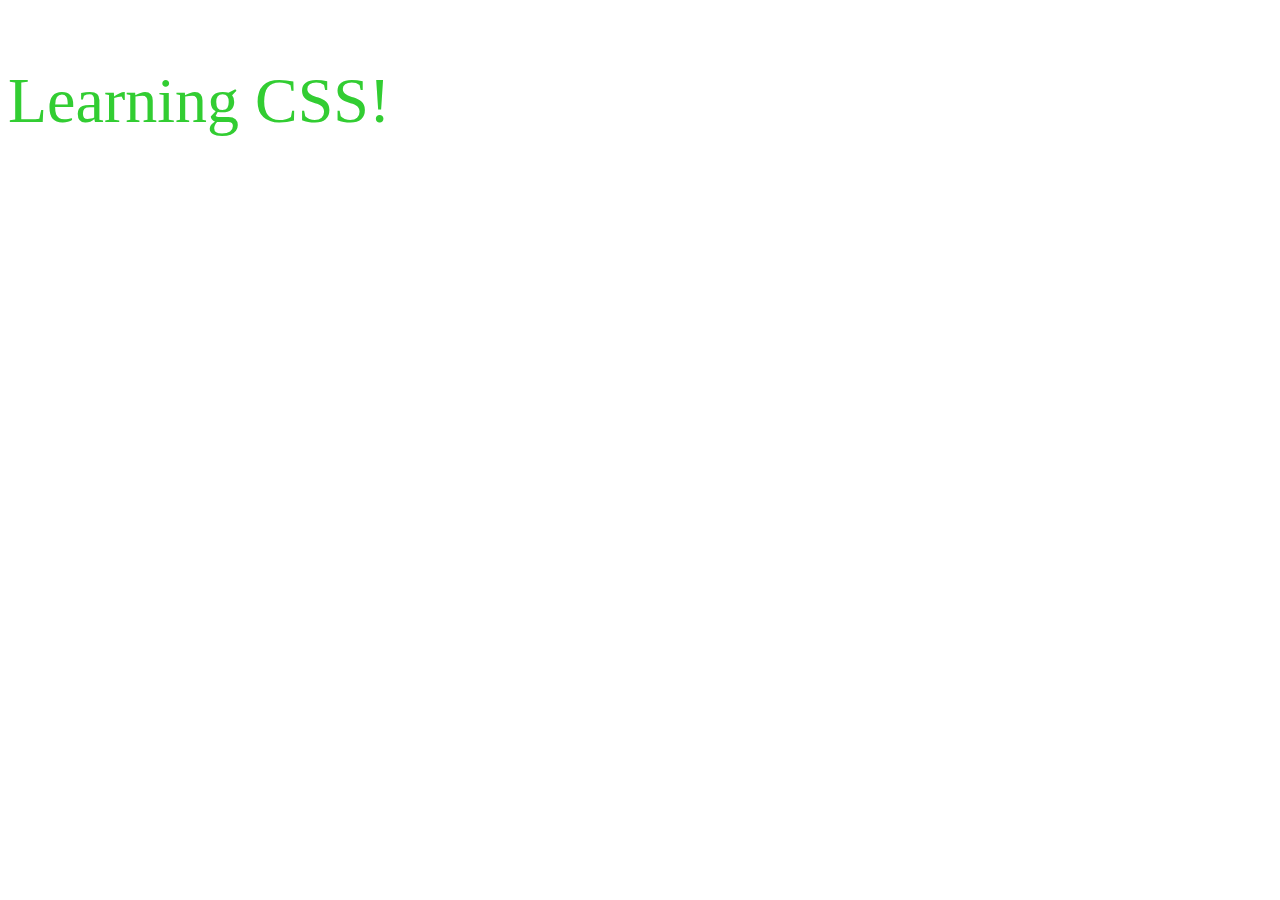
<file: 1/index.html>
<!DOCTYPE html>
<html lang="en">
<head>
    <meta charset="UTF-8">
    <meta name="viewport" content="width=device-width, initial-scale=1.0">
    <title>Document</title>
    <link rel="stylesheet" href="css/style.css">
    <style>
        p {
            color: limegreen;
        }
    </style>
</head>
<body>
    <p>Learning CSS!</p>
</body>
</html>
</file>
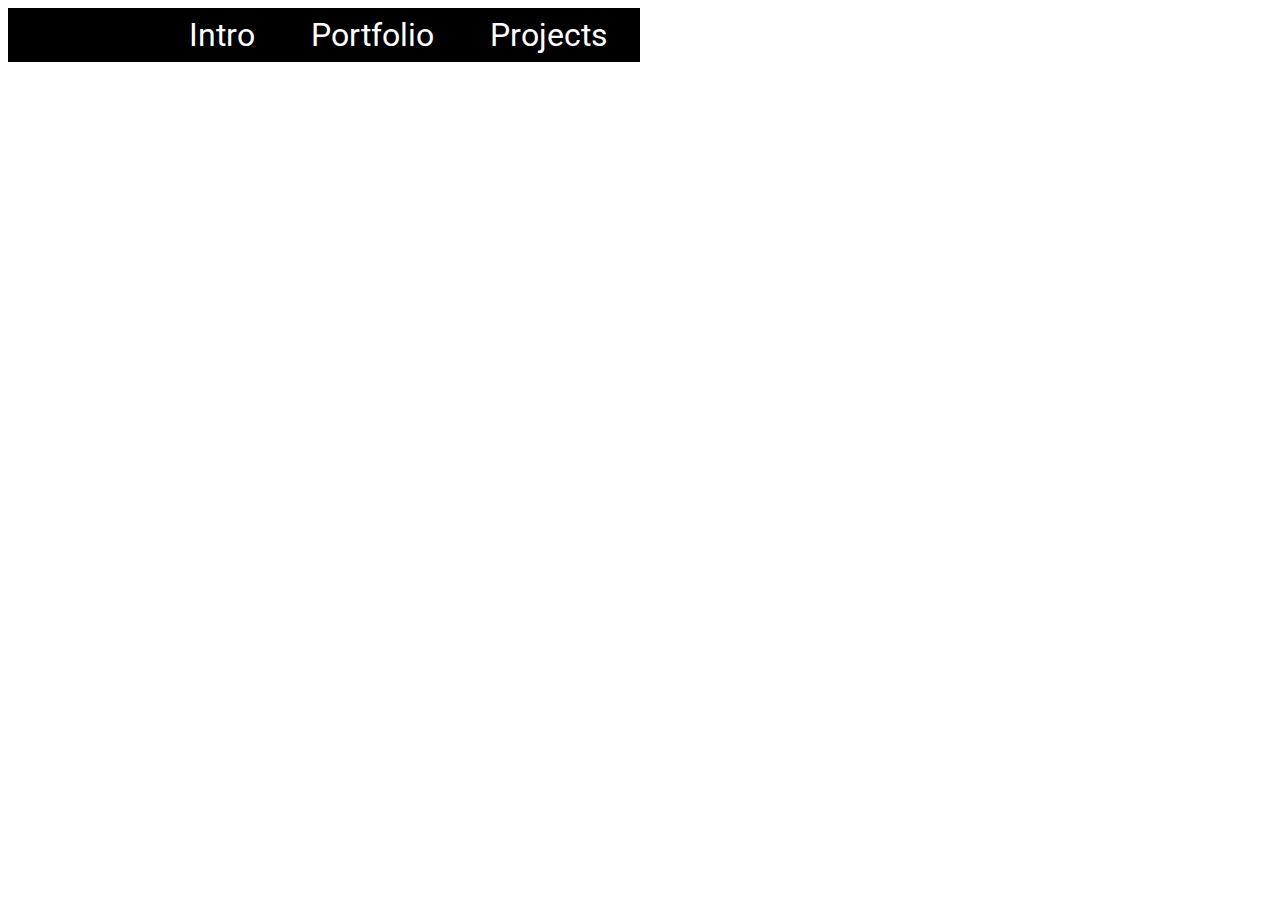
<file: 10/index.html>
<!DOCTYPE html>
<html lang="en">

<head>
    <meta charset="UTF-8">
    <meta http-equiv="X-UA-Compatible" content="IE=edge">
    <meta name="viewport" content="width=device-width, initial-scale=1.0">
    <title>CSS Display</title>
    <link rel="stylesheet" href="css/style.css">
</head>

<body>
    <main>
        <!-- <p>This is a paragraph.</p>
        <p>This is <span class="opposite">another</span> paragraph.</p> -->

        <nav>
            <ul>
                <li><a href="#">Intro</a></li>
                <li><a href="#">Portfolio</a></li>
                <li><a href="#">Projects</a></li>
            </ul>
        </nav>
        
    </main>
</body>

</html>
</file>
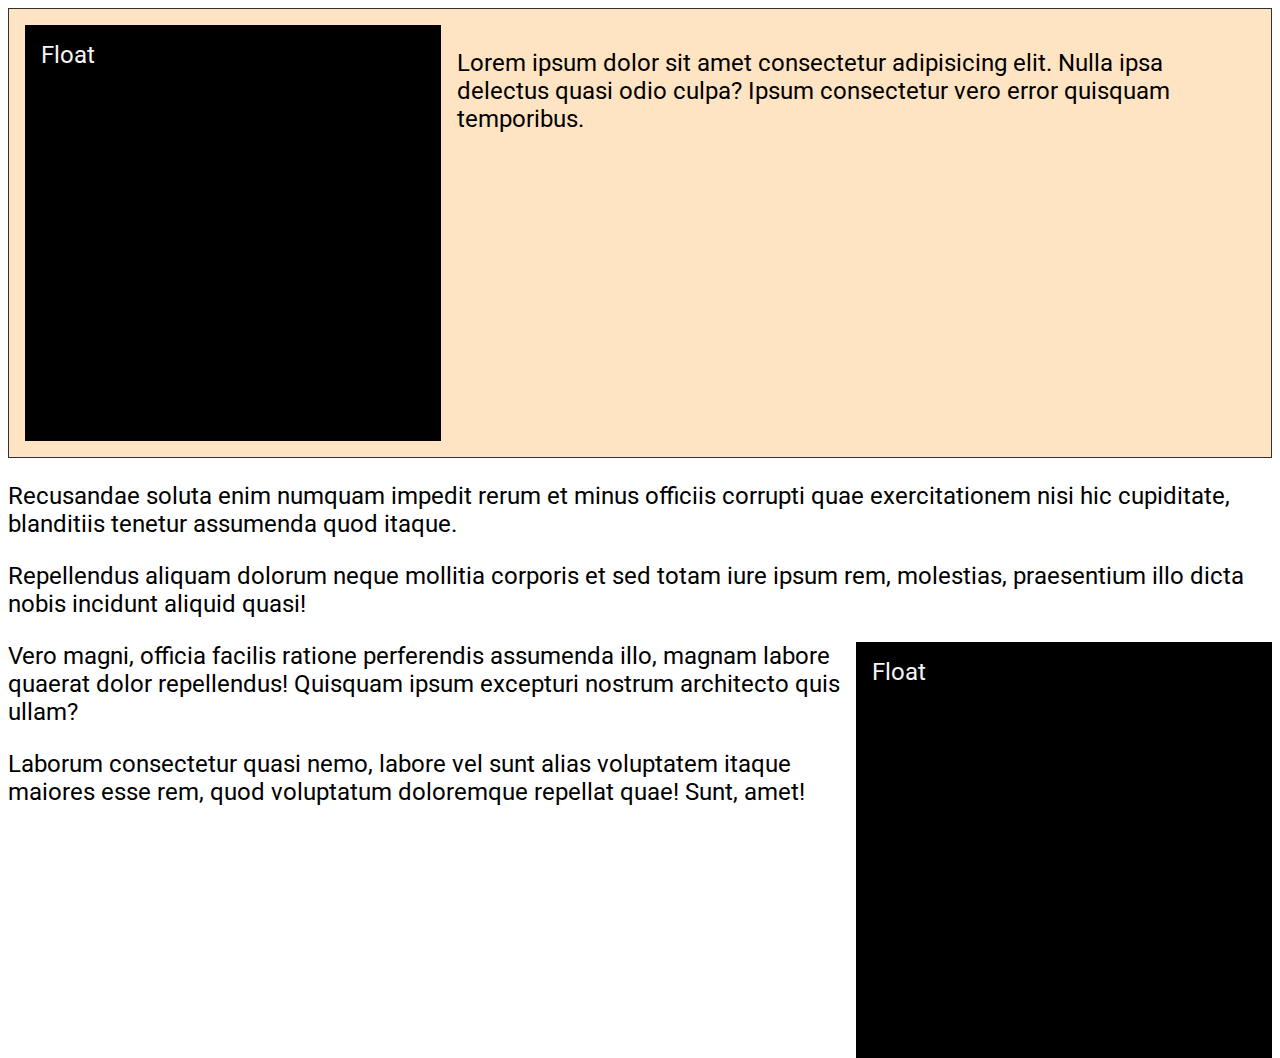
<file: 11/index.html>
<!DOCTYPE html>
<html lang="en">

<head>
    <meta charset="UTF-8">
    <meta http-equiv="X-UA-Compatible" content="IE=edge">
    <meta name="viewport" content="width=device-width, initial-scale=1.0">
    <title>CSS Floats</title>
    <link rel="stylesheet" href="css/style.css">
</head>

<body>
    <section>
        <div class="block left">Float</div>
        <p>Lorem ipsum dolor sit amet consectetur adipisicing elit. Nulla ipsa delectus quasi odio culpa? Ipsum consectetur vero error quisquam temporibus.</p>
    </section>
    <!-- <div class="clear"></div> -->
    <p>Recusandae soluta enim numquam impedit rerum et minus officiis corrupti quae exercitationem nisi hic cupiditate, blanditiis tenetur assumenda quod itaque.</p>
    <p>Repellendus aliquam dolorum neque mollitia corporis et sed totam iure ipsum rem, molestias, praesentium illo dicta nobis incidunt aliquid quasi!</p>
    <div class="block right">Float</div>
    <p>Vero magni, officia facilis ratione perferendis assumenda illo, magnam labore quaerat dolor repellendus! Quisquam ipsum excepturi nostrum architecto quis ullam?</p>
    <p>Laborum consectetur quasi nemo, labore vel sunt alias voluptatem itaque maiores esse rem, quod voluptatum doloremque repellat quae! Sunt, amet!</p>

</body>

</html>
</file>
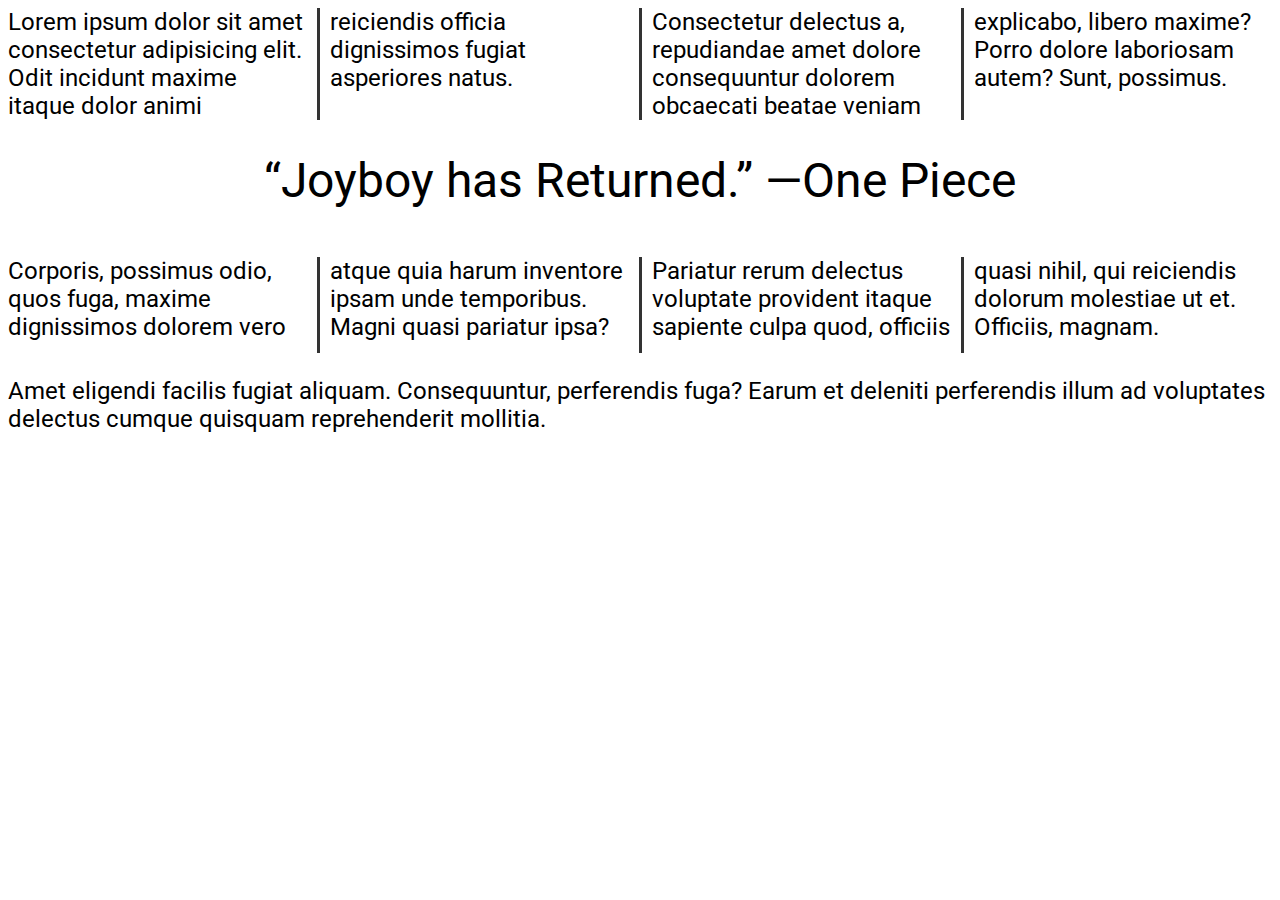
<file: 12/index.html>
<!DOCTYPE html>
<html lang="en">

<head>
    <meta charset="UTF-8">
    <meta http-equiv="X-UA-Compatible" content="IE=edge">
    <meta name="viewport" content="width=device-width, initial-scale=1.0">
    <title>CSS Columns</title>
    <link rel="stylesheet" href="css/style.css">
</head>

<body>
    <section class="columns">
        <p>Lorem ipsum dolor sit amet consectetur adipisicing elit. Odit incidunt maxime itaque dolor animi reiciendis officia dignissimos fugiat asperiores natus.</p>
        <p>Consectetur delectus a, repudiandae amet dolore consequuntur dolorem obcaecati beatae veniam explicabo, libero maxime? Porro dolore laboriosam autem? Sunt, possimus.</p>
        <!-- <h2>Next Topic</h2> -->
        <p class="quote">&#8220;Joyboy has Returned.&#8221 <span class="norap">&#8212One Piece</span></p>
        <p>Corporis, possimus odio, quos fuga, maxime dignissimos dolorem vero atque quia harum inventore ipsam unde temporibus. Magni quasi pariatur ipsa?</p>
        <p>Pariatur rerum delectus voluptate provident itaque sapiente culpa quod, officiis quasi nihil, qui reiciendis dolorum molestiae ut et. Officiis, magnam.</p>
    </section>
    <p>Amet eligendi facilis fugiat aliquam. Consequuntur, perferendis fuga? Earum et deleniti perferendis illum ad voluptates delectus cumque quisquam reprehenderit mollitia.</p>
</body>

</html>
</file>
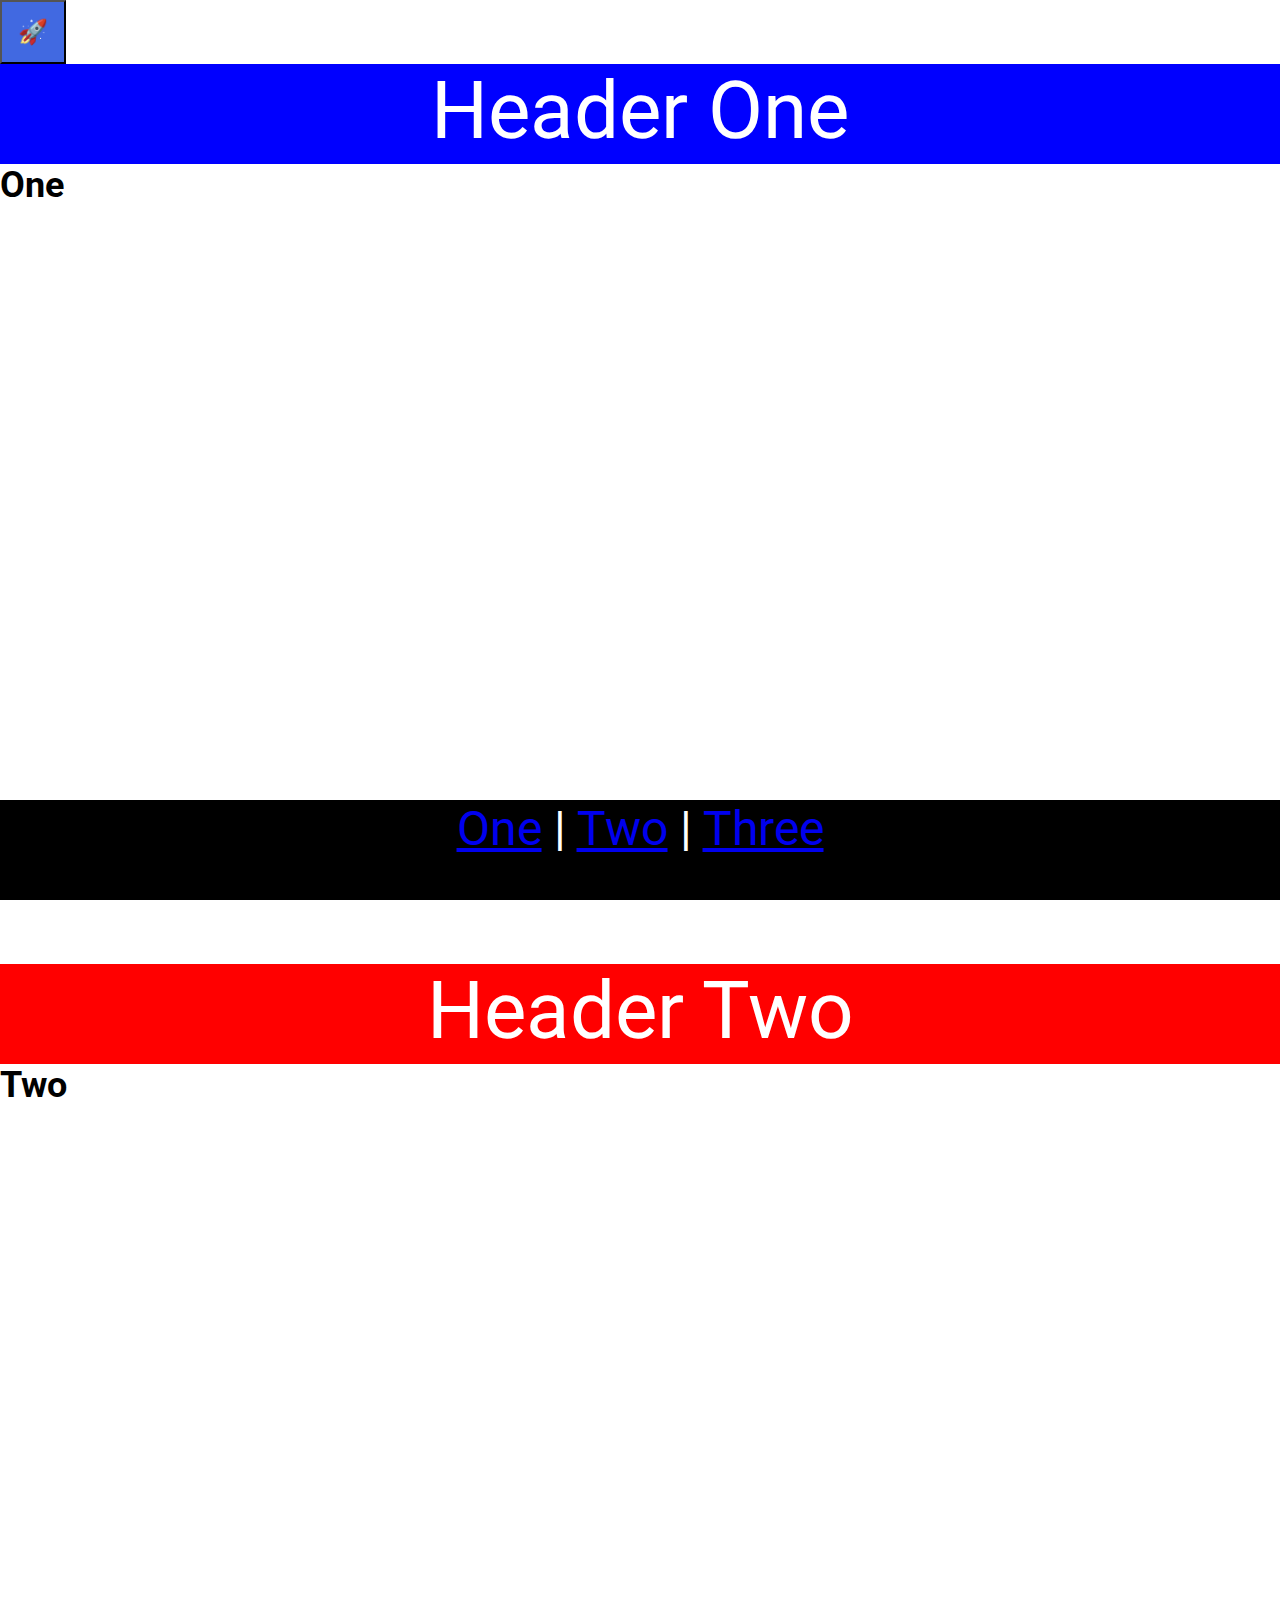
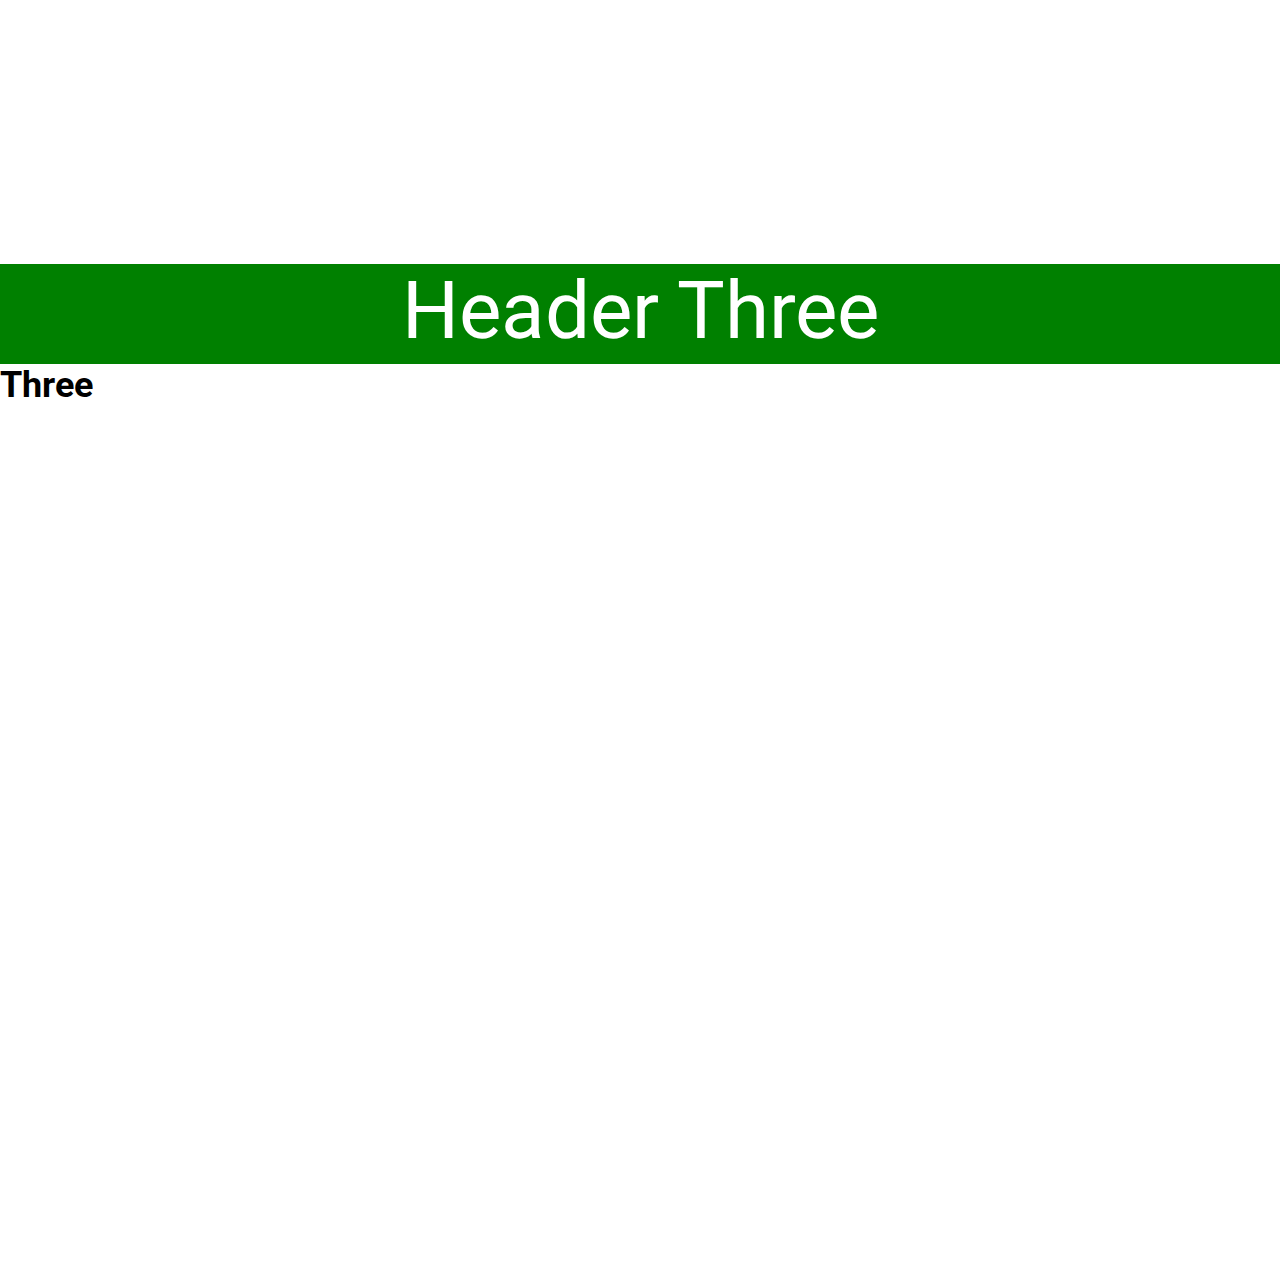
<file: 13/index.html>
<!DOCTYPE html>
<html lang="en">

<head>
    <meta charset="UTF-8">
    <meta http-equiv="X-UA-Compatible" content="IE=edge">
    <meta name="viewport" content="width=device-width, initial-scale=1.0">
    <title>CSS Position</title>
    <link rel="stylesheet" href="css/style.css">
</head>

<body>
    <!-- <div class="outer-container">
        <div class="inner-container">
            <div class="box absolute">
                <p>Absolute</p>
            </div>
            <div class="box relative">
                <p>Relative</p>
            </div>
            <div class="box fixed">
                <p>Fixed</p>
            </div>
            <div class="box sticky">
                <p>Sticky</p>
            </div>
        </div>
    </div> -->
    <button class="social">🚀</button>
    <section id="one">
        <header class="blue">Header One</header>
        <h2>One</h2>
    </section>
    <section id="two">
        <header class="red">Header Two</header>
        <h2>Two</h2>
    </section>
    <section id="three">
        <header class="green">Header Three</header>
        <h2>Three</h2>
    </section>
    <footer>
        <a href="#one">One</a> | 
        <a href="#two">Two</a> | 
        <a href="#three">Three</a>
    </footer>
</body>

</html>
</file>
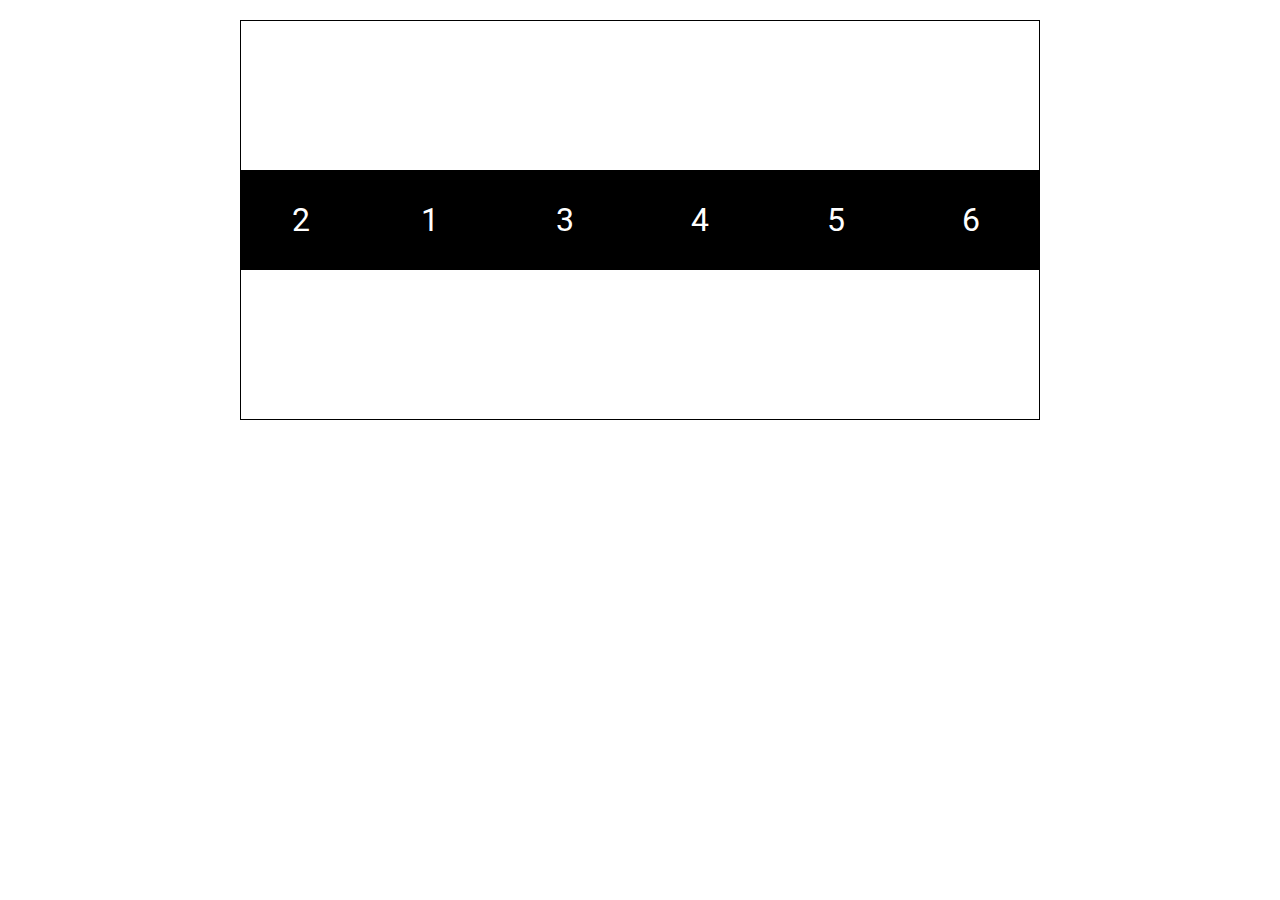
<file: 14/index.html>
<!DOCTYPE html>
<html lang="en">

<head>
    <meta charset="UTF-8">
    <meta http-equiv="X-UA-Compatible" content="IE=edge">
    <meta name="viewport" content="width=device-width, initial-scale=1.0">
    <title>CSS Flexbox</title>
    <link rel="stylesheet" href="css/style.css">
</head>

<body>
   <main class="container">
        <div class="box">1</div>
        <div class="box">2</div>
        <div class="box">3</div>
        <div class="box">4</div>
        <div class="box">5</div>
        <div class="box">6</div>
   </main>
</body>

</html>
</file>
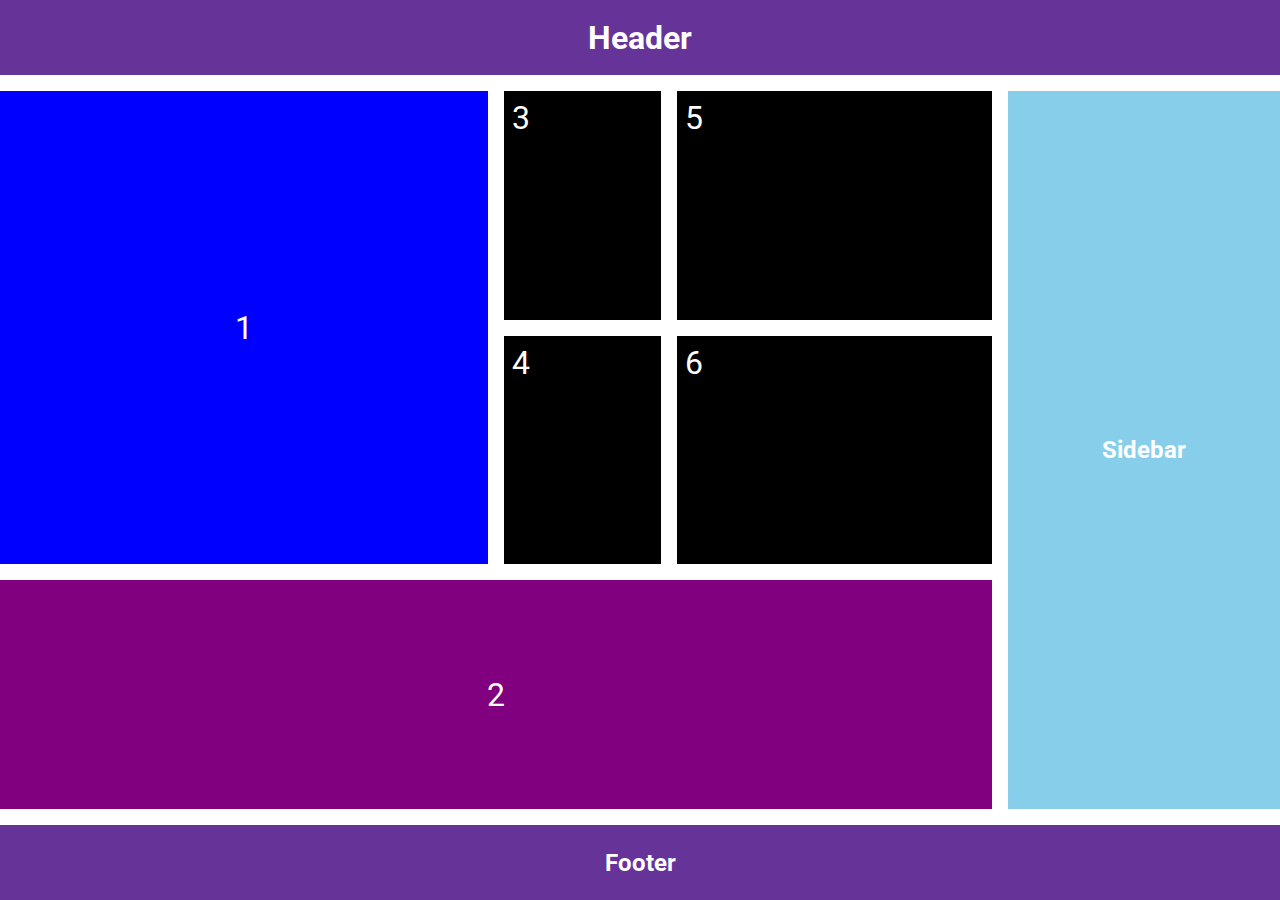
<file: 15/index.html>
<!DOCTYPE html>
<html lang="en">

<head>
    <meta charset="UTF-8">
    <meta http-equiv="X-UA-Compatible" content="IE=edge">
    <meta name="viewport" content="width=device-width, initial-scale=1.0">
    <title>CSS Grid</title>
    <link rel="stylesheet" href="css/style.css">
</head>

<body>
    <header class="header el"><h1>Header</h1></header>
    <main class="container">
            <div class="box">1</div>
            <div class="box">2</div>
            <div class="box">3</div>
            <div class="box">4</div>
            <div class="box">5</div>
            <div class="box">6</div>
    </main>
    <aside class="sidebar el"><h2>Sidebar</h2></aside>
    <footer class="footer el"><h2>Footer</h2></footer>
</body>

</html>
</file>
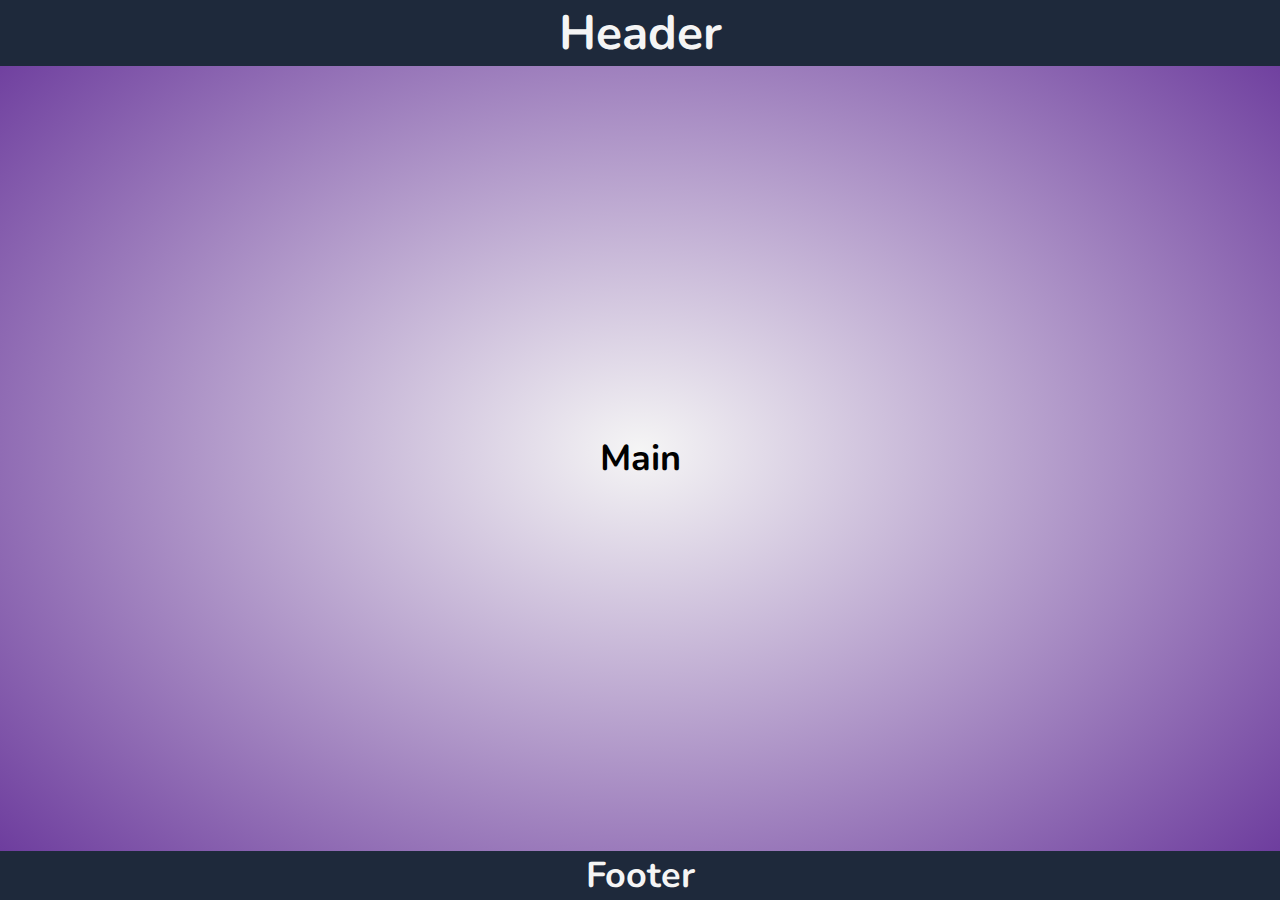
<file: 17/index.html>
<!DOCTYPE html>
<html lang="en">

<head>
    <meta charset="UTF-8">
    <meta http-equiv="X-UA-Compatible" content="IE=edge">
    <meta name="viewport" content="width=device-width, initial-scale=1.0">
    <title>CSS Media Queries</title>
    <link rel="stylesheet" href="css/style.css">
</head>

<body>
    <header>
        <h1>Header</h1>
        <nav><h2>Nav</h2></nav>
    </header>

    <main>
        <h2>Main</h2>
    </main>

    <footer>
        <h2>Footer</h2>
    </footer>
</body>

</html>
</file>
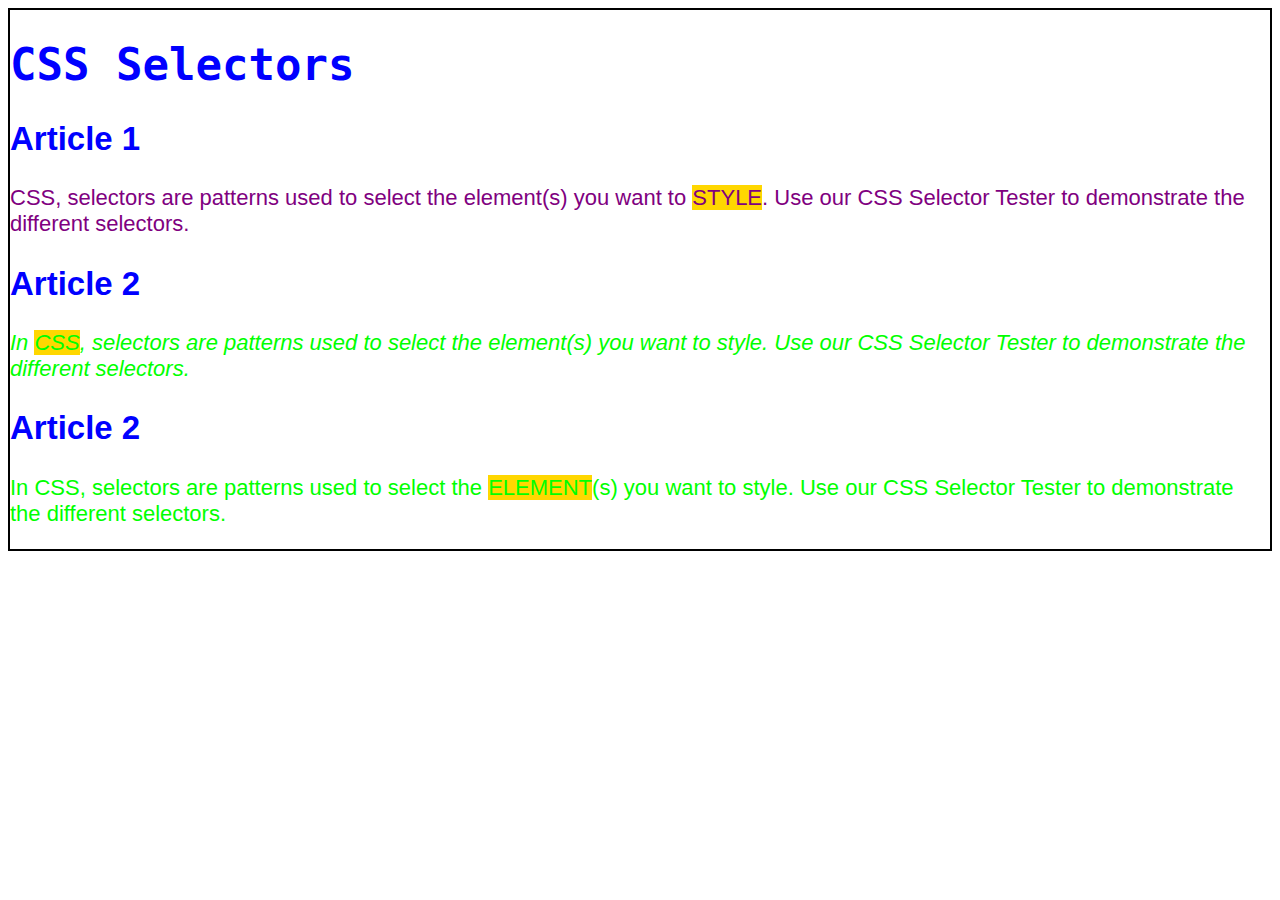
<file: 2/index.html>
<!DOCTYPE html>
<html lang="en">

<head>
    <meta charset="UTF-8">
    <meta name="viewport" content="width=device-width, initial-scale=1.0">
    <title>CSS Selectors</title>
    <link rel="stylesheet" href="css/style.css">
</head>

<body>
    <header>
        <H1>CSS Selectors</H1>
    </header>
    <main>
        <h2>Article 1</h2>
        <p>CSS, selectors are patterns used to select the element(s) you want to <span class="highlight">style</span>.
            Use our CSS Selector Tester to demonstrate the different selectors.</p>

        <h2>Article 2</h2>
        <p id="second" class="gray">In <span class="highlight">CSS</span>, selectors are patterns used to select the
            element(s) you want to style. Use our CSS Selector Tester to demonstrate the different selectors.</p>

        <h2>Article 2</h2>
        <p class="gray">In CSS, selectors are patterns used to select the <span class="highlight">element</span>(s) you
            want to style. Use our CSS Selector Tester to demonstrate the different selectors.</p>
    </main>
</body>

</html>
</file>
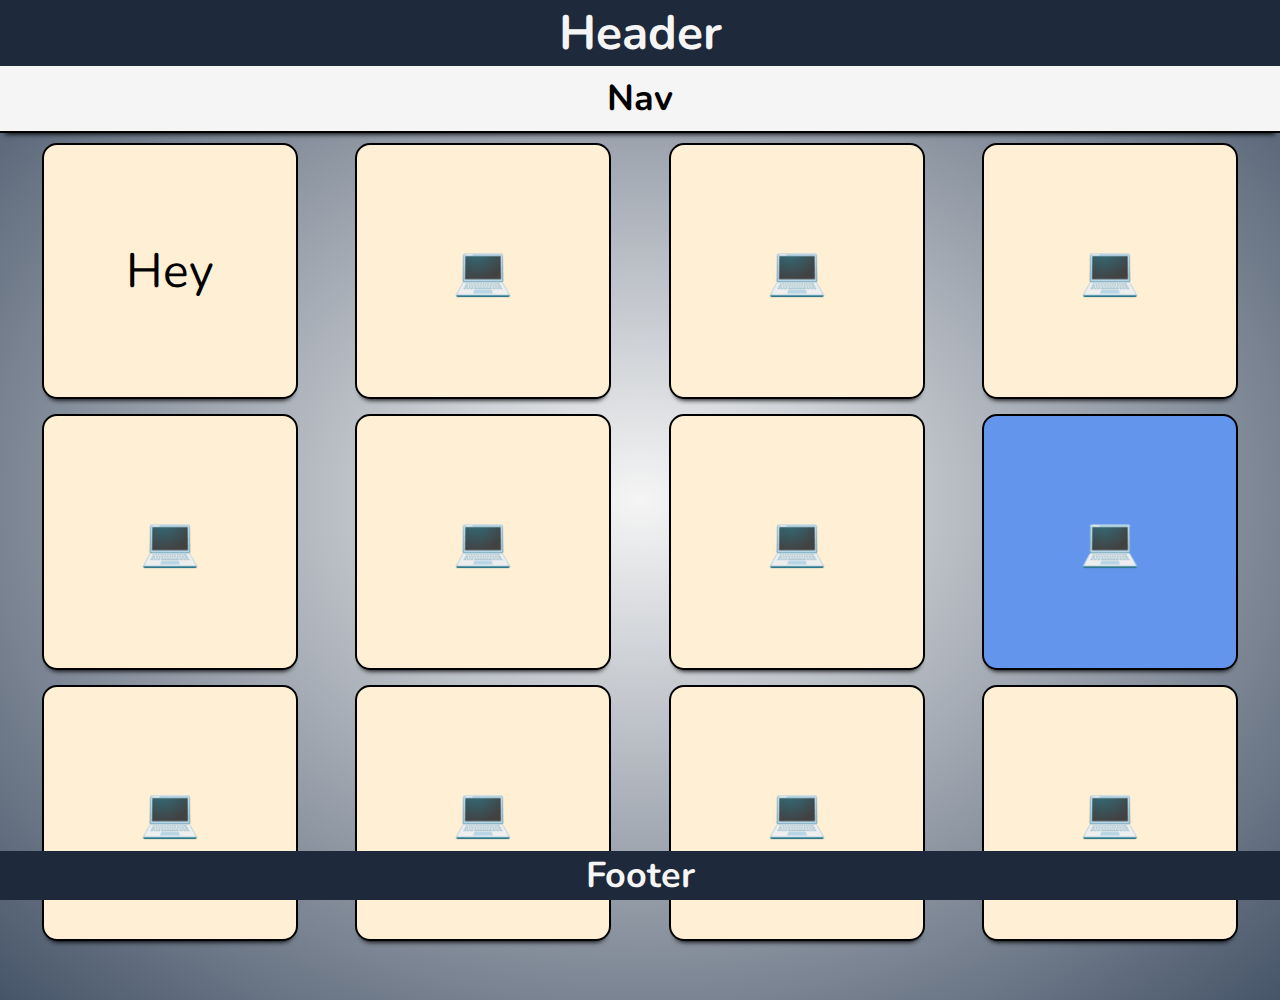
<file: 20/index.html>
<!DOCTYPE html>
<html lang="en">

<head>
    <meta charset="UTF-8">
    <meta http-equiv="X-UA-Compatible" content="IE=edge">
    <meta name="viewport" content="width=device-width, initial-scale=1.0">
    <title>CSS Variables</title>
    <link rel="stylesheet" href="css/style.css">
</head>

<body>
    <header>
        <h1>Header</h1>
        <nav>
            <h2>Nav</h2>
        </nav>
    </header>

    <main>
        <div class="square">
            <p>Hey</p>
        </div>
        <div class="square">💻</div>
        <div class="square">💻</div>
        <div class="square">💻</div>
        <div class="square">💻</div>
        <div class="square">💻</div>
        <div class="square">💻</div>
        <div class="square square--highlight">💻</div>
        <div class="square">💻</div>
        <div class="square">💻</div>
        <div class="square">💻</div>
        <div class="square">💻</div>
    </main>

    <footer>
        <h2>Footer</h2>
    </footer>
</body>

</html>
</file>
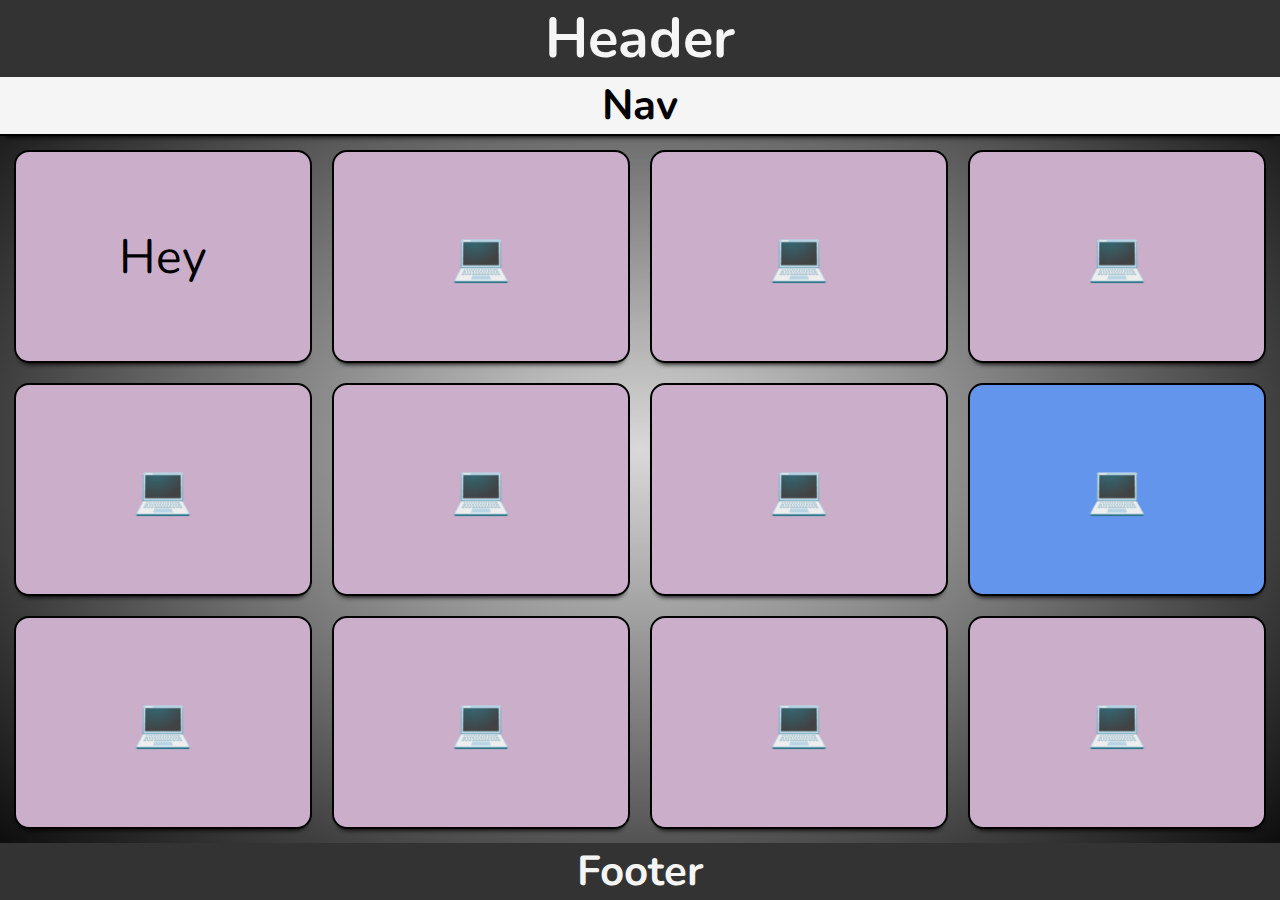
<file: 21/index.html>
<!DOCTYPE html>
<html lang="en">

<head>
    <meta charset="UTF-8">
    <meta http-equiv="X-UA-Compatible" content="IE=edge">
    <meta name="viewport" content="width=device-width, initial-scale=1.0">
    <title>CSS Functions</title>
    <link rel="stylesheet" href="css/style.css">
</head>

<body>
    <header>
        <h1>Header</h1>
        <nav>
            <h2>Nav</h2>
        </nav>
    </header>

    <main>
        <!-- <section>
            <h2>My Heading</h2>
            <p class="content">Lorem ipsum dolor sit amet consectetur adipisicing elit. Modi quo aperiam porro, odio
                mollitia suscipit eius
                similique corrupti! Facere nihil cum recusandae officia autem tenetur suscipit exercitationem atque
                tempora
                molestiae.
            </p>
            <br>
            <a href="https://www.google.com/">Google</a>
        </section>
        <aside>
            <h2>Aside</h2>
            <p class="content">
                <span class="tooltip" data-tooltip="This is Latin">Lorem</span> ipsum dolor sit amet consectetur
                adipisicing elit. Modi quo aperiam porro, odio
                mollitia suscipit eius
                similique corrupti! Facere nihil cum recusandae officia autem tenetur suscipit exercitationem atque
                tempora
                molestiae.
            </p>
        </aside> -->
        <div class="square">
            <p>Hey</p>
        </div>
        <div class="square">💻</div>
        <div class="square">💻</div>
        <div class="square">💻</div>
        <div class="square">💻</div>
        <div class="square">💻</div>
        <div class="square">💻</div>
        <div class="square square--highlight">💻</div>
        <div class="square">💻</div>
        <div class="square">💻</div>
        <div class="square">💻</div>
        <div class="square">💻</div>
    </main>

    <footer>
        <h2>Footer</h2>
    </footer>
</body>

</html>
</file>
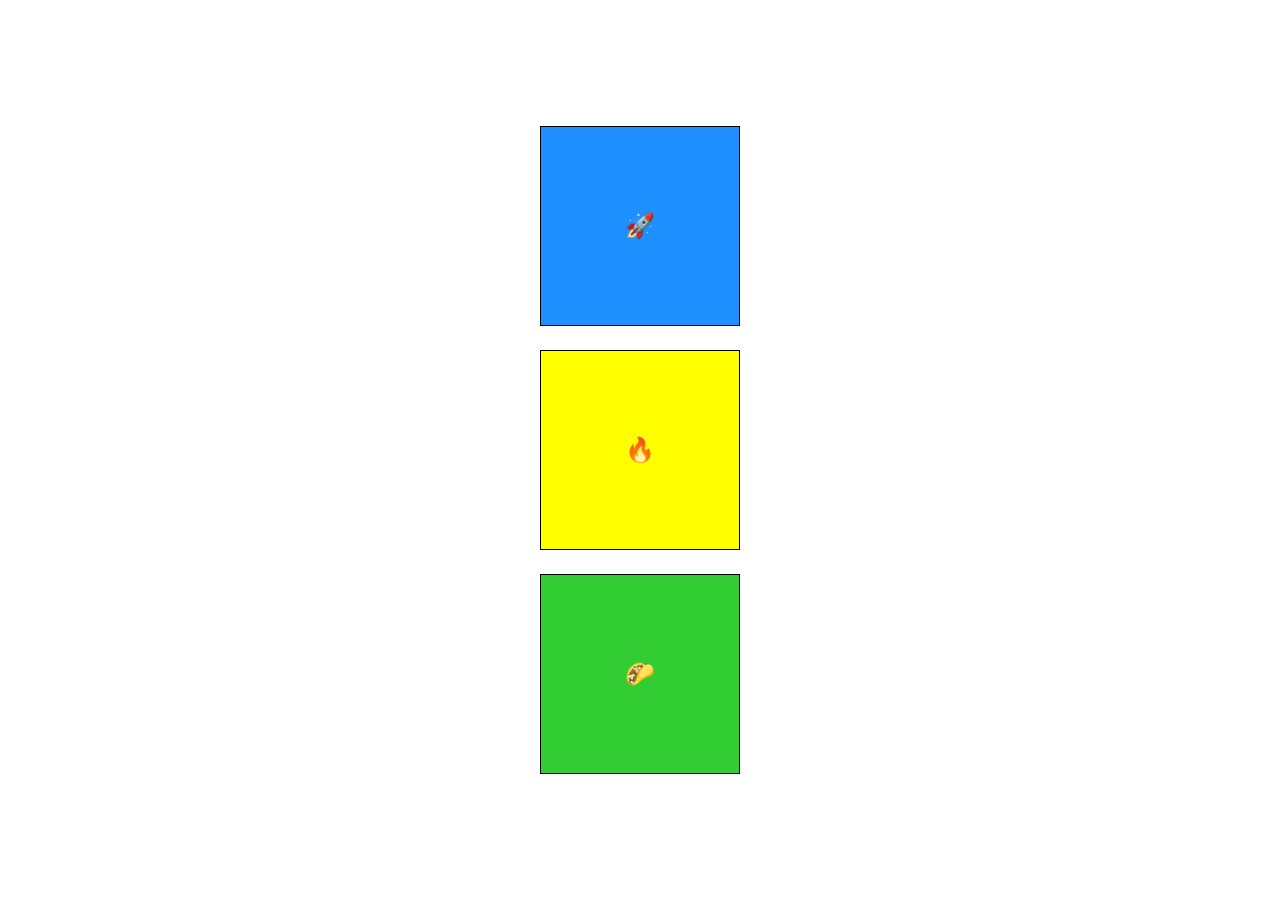
<file: 22/index.html>
<!DOCTYPE html>
<html lang="en">

<head>
    <meta charset="UTF-8">
    <meta http-equiv="X-UA-Compatible" content="IE=edge">
    <meta name="viewport" content="width=device-width, initial-scale=1.0">
    <title>CSS Transforms & Transitions</title>
    <link rel="stylesheet" href="css/style.css">
</head>

<body>

    <main>
        <div class="square">🚀</div>
        <div class="square">🔥</div>
        <div class="square animate">🌮</div>
    </main>

</body>

</html>
</file>
<file: 1/css/style.css>
p {
    font-size: 64px;
    color: purple;
}
</file>
<file: 10/css/style.css>
@import url("https://fonts.googleapis.com/css2?family=Roboto&display=swap");

body {
  font-size: 2rem;
  font-family: "Roboto", sans-serif;
}

main {
    background-color: aqua;
    width: 50%;
}

p {
    background-color: lightgrey;
    margin: 100px 50px;
}

.opposite {
    display: inline-block;
    background-color: black;
    color: whitesmoke;
    padding: 1rem;
    height: 100px;
}

ul {
    list-style-type: none;
    padding: 0.5rem;
    text-align: right;
    background-color: black;
    margin: 0;
}

li {
    display: inline-block;
    margin-inline: 1.5rem;
}

li a {
    color: white;
    text-decoration: none;
}

li a:hover,
li a:focus {
    text-decoration: underline;
}
</file>
<file: 11/css/style.css>
@import url("https://fonts.googleapis.com/css2?family=Roboto&display=swap");

body {
  font-size: 1.5rem;
  font-family: "Roboto", sans-serif;
}

.block {
    width: 30vw;
    height: 30vw;
    background-color: black;
    color: whitesmoke;
    padding: 1rem;
}

.left {
    float: left;
    margin-right: 1rem;
}

.right {
    float: right;
    margin-left: 1rem;
}

.clear {
    clear: both;
}

section {
    background-color: bisque;
    border: 1px solid #333;
    padding: 1rem;
    /* overflow: auto; */
    display: flow-root;
}
</file>
<file: 12/css/style.css>
@import url("https://fonts.googleapis.com/css2?family=Roboto&display=swap");

body {
  font-family: "Roboto", sans-serif;
  font-size: 1.5rem;
}

.columns {
    /* column-count: 4;
    column-width: 250px; */
    columns: 4 250px;
    column-rule: 3px solid #333;

}

.columns p {
    margin-top: 0;
}

.columns h2 {
    margin-top: 0;
    background-color: #333;
    color: #fff;
    padding: 1rem;
    break-inside: avoid;
}

.columns .quote {
    font-size: 3rem;
    text-align: center;
    color: black;
    column-span: all;
    margin-top: 2rem;
}

.norap {
    white-space: nowrap;
}
</file>
<file: 13/css/style.css>
@import url("https://fonts.googleapis.com/css2?family=Roboto&family=Lobster&display=swap");

* {
  margin: 0;
  padding: 0;
  box-sizing: border-box;
}

body {
  font-family: "Roboto", sans-serif;
  font-size: 1.5rem;
  min-height: 200vh;
}

.outer-container {
  border: 3px dashed #000;
  width: 75vw;
  height: 85vh;
  margin: 40px auto;
  position: relative;
}

.inner-container {
  border: 2px solid #00f;
  width: 40vw;
  height: 50vh;
  margin: 200px auto;
  /* position: relative; */
}

.box {
  width: 150px;
  height: 150px;
  color: #fff;
  padding: 1rem;
}

.absolute {
    background-color: blue;
    position: absolute;
    top: 0;
    left: 0;
    /* top: 100px;
    left: 50px; */
    
}

.relative {
    background-color: red;
    position: relative;
    top: 200px;
    left: 100px;
    z-index: 1;
}

.fixed {
    background-color: green;
    position: fixed;
}

.sticky {
    background-color: black;
    position: sticky;
    top: 0;
}

/* ================================================ */

html {
    scroll-behavior: smooth;
}

section {
    height: 100vh;
}

.blue {
    background-color: blue;
}
.red {
    background-color: red;
}
.green {
    background-color: green;
}

header, footer {
    color: white;
    text-align: center;
    height: 100px;
    
}

header {
    position: sticky;
    top: 0;
    font-size: 5rem;
}

footer {
    background-color: black;
    position: sticky;
    /* width: 100%; */
    bottom: 0;
    font-size: 3rem;
}

a:visited {
    color: white;
}

.social {
    background-color: royalblue;
    color: white;
    font-size: inherit;
    padding: 1rem;
    top: 30%;
    left: 0;
    z-index: 1;
}
</file>
<file: 14/css/style.css>
@import url("https://fonts.googleapis.com/css2?family=Roboto&display=swap");

* {
  margin: 0;
  padding: 0;
  box-sizing: border-box;
}

body {
  font-family: "Roboto", sans-serif;
  min-height: 100vh;
  padding: 20px;
}

.container {
  max-width: 800px;
  min-height: 400px;
  margin-inline: auto;
  border: 1px solid #000;
  display: flex;
  justify-content: space-evenly;
  /* gap: 1rem; */
  align-items: center;
  flex-direction: row-reverse;
  flex-wrap: wrap;
  flex-flow: row nowrap;
  align-content: space-evenly;
} 

.box {
  /* min-width: 100px; */
  height: 100px;
  background-color: #000;
  color: #fff;
  font-size: 2rem;
  padding: 0.5rem;

  display: flex;
  justify-content: center;
  align-items: center;
  /* flex-grow: 1; */
  flex-shrink: 1;
  flex-basis: 250px;
  flex: 1 1 150px;
}

.box:nth-child(2) {
    /* flex-grow: 2; */
    flex-shrink: 2;
    flex: 2 2 150px;
    order: -1;
}
</file>
<file: 15/css/style.css>
@import url("https://fonts.googleapis.com/css2?family=Roboto&display=swap");

* {
  margin: 0;
  padding: 0;
  box-sizing: border-box;
}

body {
  font-family: "Roboto", sans-serif;
  min-height: 100vh;

  display: grid;
  grid-template-columns: repeat(9, 1fr);
  grid-auto-rows: 75px auto 75px;
  grid-template-areas: 
    "hd hd hd hd hd hd hd hd hd"
    "mn mn mn mn mn mn mn sd sd"
    "ft ft ft ft ft ft ft ft ft" ;
  gap: 1rem;
}

.el {
  background-color: rebeccapurple;
  color: white;
  display: grid;
  place-content: center;
}

.header {
  grid-area: hd;
}

.sidebar {
  grid-area: sd;
  background-color: skyblue;
}

.footer {
  grid-area: ft;
}

.container {

  grid-area: mn;

  display: grid;
  grid-auto-flow: column;
  /* grid-template-columns: 200px 1fr 1fr; */
  grid-template-columns: repeat(2, 1fr 2fr);
  grid-auto-rows: minmax(150px, auto);
  gap: 1em;

}

.box {
  background-color: #000;
  color: #fff;
  font-size: 2rem;
  padding: 0.5rem;
}

.box:first-child {
  background-color: blue;
  /* grid-column-start: 1;
  grid-column-end: 3;
  grid-row-start: 1;
  grid-row-end: 3; */
  grid-column: 1 / 3;
  grid-row: 1 / 3;

  display: grid;
  align-content: center;
  justify-content: center;
}

.box:nth-child(2) {
  background-color: purple;
  grid-column: 1 / 5;
  grid-row: 3 / 4;

  display: grid;
  place-content: center center;
}
</file>
<file: 2/css/style.css>
/* * {
    font-family: monospace;
    border: 1px solid red;
} */

body {
    font-size: 22px;
    border: 2px solid black;
}

header {
    font-family: monospace;
}

main {
    font-family: Arial;
}

h1,h2 {
    color: blue;
}

/* h2 {
    color: brown;
} */

p {
    color: purple;
}

.highlight {
    text-transform: uppercase;
    background-color: gold;
}

.gray {
    color: lime;
}

#second {
    font-style: italic;
}
</file>
<file: 22/css/style.css>
@import url("https://fonts.googleapis.com/css2?family=Nunito&display=swap");

* {
  margin: 0;
  padding: 0;
  box-sizing: border-box;
}

html {
  font-size: 1.5rem;
  font-family: 'Nunito', sans-serif;
}

body {
  min-height: 100vh;
  display: flex;
  flex-flow: column nowrap;
}

main {
  flex-grow: 1;
  display: flex;
  flex-flow: column nowrap;
  justify-content: center;
  align-items: center;
  gap: 1rem;
}

div {
  width: 200px;
  height: 200px;
  border: 1px solid #000;
  display: grid;
  place-content: center;
}

div:first-child {
  background-color: dodgerblue;
  /* transform: translateX(-50%); */
  /* transform: rotateX(180deg); */
  /* transform: scaleX(120%); */
  /* transform: skewX(-10deg); */
}

div:nth-child(2) {
  background-color: yellow;
  /* transform: translateY(-2rem); */
  /* transform: rotateY(180deg); */
  /* transform: scaleY(120%); */
  /* transform: skewY(10deg); */
}

div:last-child {
  background-color: limegreen;
  /* transform: translate(100%, -5rem); */
  /* transform: rotate(78deg); */
  /* transform: scale(50%, 50%); */
  /* transform: skew(-10deg, -10deg); */
}

div:hover {
  background-color: midnightblue;
  /* transition-property: background-color, transform;
  transition-duration: 2s, 3s;
  transition-delay: 0.5s; 
  transition-timing-function: linear;*/
  transition: all 2s 0.5s;
}

div:last-child:hover {
  transform: rotate(180deg);
}

.animate {
  /* animation-name: slide;
  animation-duration: 5s;
  animation-timing-function: ease-in-out;
  animation-delay: 1s;
  animation-iteration-count: 2;
  animation-direction: normal;
  animation-fill-mode: forwards; */
  animation: 5s ease-in-out 1s 2 normal forwards slide;
}

@keyframes slide {
  0% {
    transform: translateX(0);
  }

  33% {
    transform: translateX(300px) rotate(180deg);
  }

  66% {
    transform: translateX(-300px) rotate(-180deg);
  }

  100% {
    transform: translateX(0);
    background-color: rebeccapurple;
  }
}
</file>
<file: 17/css/style.css>
@import url("https://fonts.googleapis.com/css2?family=Nunito&display=swap");

/* || RESET */
* {
  margin: 0;
  padding: 0;
  box-sizing: border-box;
}

/* || GENERAL STYLES */
body {
  font: 1.5rem "Nunito", sans-serif;
  min-height: 100vh;

  background-color: #475569;
  background-image: radial-gradient(whitesmoke,#475569);
  display: flex;
  flex-direction: column;
}

header, nav, main, footer {
    display: grid;
    place-content: center;
    grid-template-columns: 100%;
    text-align: center;
}

header, footer {
    position: sticky;
    background-color: #1e293b;
    color: whitesmoke;
}

header {
    top: 0;
}

nav {
    background-color: white;
    color: black;
    padding: 0.5rem;
    border-bottom: 2px solid black;
}

main {
    flex-grow: 1;
}

footer {
    bottom: 0;
}

/* SMALL */
@media screen and (min-width: 576px) {
    body {
        background-color: green;
        background-image: radial-gradient(whitesmoke,green);
    }

    nav {
        display: none;
    }
}
/* MEDIUM */
@media screen and (min-width: 768px) {
    body {
        background-color: gold;
        background-image: radial-gradient(whitesmoke,gold);
    }
}
/* LARGE */
@media screen and (min-width: 992px) {
    body {
        background-color: firebrick;
        background-image: radial-gradient(whitesmoke,firebrick);
    }
}
/* XL */
@media screen and (min-width: 1200px) {
    body {
        background-color: rebeccapurple;
        background-image: radial-gradient(whitesmoke,rebeccapurple);
    }
}
/* Mobile Device Landscape */
@media screen and (min-height: 425px) and (min-aspect-ratio: 7/4) {
    body {
        background-color: dodgerblue;
        background-image: radial-gradient(whitesmoke,dodgerblue);
    }

    h1, h2 {
        font-size: 1.5rem;
    }

    nav {
        display: none;
    }
}
</file>
<file: 20/css/style.css>
@import url("https://fonts.googleapis.com/css2?family=Nunito&display=swap");

/* || RESET */
* {
  margin: 0;
  padding: 0;
  box-sizing: border-box;
}

/* || VARIABLES */
:root {
  /* FONT */
  --FF: "Nunito", sans-serif;
  --FS: 1.5rem;
  --FS-XL: 3rem;

  /* COLOR */
  --BGCOLOR: #475569;
  --ALT-BGCOLOR: #1E293B;
  --RADIAL-COLOR: whitesmoke;
  --LIGHT-COLOR: whitesmoke;
  --DARK-COLOR: #000;

  /* SQUARE */
  --SQUARE-BGCOLOR: papayawhip;
  --SQUARE-SIZE: max(150px, 20vw);

  /* GENERAL */
  --PADDING: 0.5rem;
  --SHADOWS: 0 6px 5px -5px var(--DARK-COLOR);
  --BORDERS: 2px solid var(--DARK-COLOR);
}

@media (prefers-color-scheme: dark) {
  :root {
    --BGCOLOR: #000;
    --ALT-BGCOLOR: #333;
    --RADIAL-COLOR: rgb(217, 217, 217);
    --SQUARE-BGCOLOR: rgb(202, 174, 202);
  }
}

/* || GENERAL STYLES */
body {
  font: var(--FS) var(--FF);
  min-height: 100vh;

  background-color: var(--BGCOLOR);
  background-image: radial-gradient(var(--RADIAL-COLOR), var(--BGCOLOR));
  display: flex;
  flex-direction: column;
}

header,
nav,
footer {
  display: grid;
  place-content: center;
  grid-template-columns: 100%;
  text-align: center;
}

header,
footer {
  position: sticky;
  background-color: var(--ALT-BGCOLOR);
  color: var(--LIGHT-COLOR);
}

header {
  top: 0;
}

nav {
  background-color: var(--LIGHT-COLOR);
  color: var(--DARK-COLOR);
  padding: var(--PADDING);
  border-bottom: var(--BORDERS);
  box-shadow: var(--SHADOWS);
}

main {
  flex-grow: 1;

  padding: 10px 0;
  display: flex;
  justify-content: space-evenly;
  align-items: center;
  flex-flow: row wrap;
  gap: min(4vw, 15px);
}

footer {
  bottom: 0;
}

/* || FEATURES */

.square--highlight {
  --SQUARE-BGCOLOR: cornflowerblue;
}

.square {
  background-color: var(--SQUARE-BGCOLOR);
  width: var(--SQUARE-SIZE);
  height: var(--SQUARE-SIZE);
  border: var(--BORDERS);
  border-radius: 15px;
  display: grid;
  place-content: center;
  font-size: var(--FS-XL);
  box-shadow: var(--SHADOWS);
}
</file>
<file: 21/css/style.css>
@import url("https://fonts.googleapis.com/css2?family=Nunito&display=swap");

/* || RESET */
* {
  margin: 0;
  padding: 0;
  box-sizing: border-box;
}

/* || VARIABLES */
:root {
  /* FONT */
  --FF: "Nunito", sans-serif;
  --FS: clamp(1.75rem, 3vh, 2.25rem);
  --FS-SM: clamp(1.25rem, 2vh, 1.5rem);
  --FS-XL: 3rem;

  /* COLOR */
  --BGCOLOR: #475569;
  --ALT-BGCOLOR: #1E293B;
  --RADIAL-COLOR: whitesmoke;
  --LIGHT-COLOR: whitesmoke;
  --DARK-COLOR: #000;

  /* SQUARE */
  --SQUARE-BGCOLOR: papayawhip;
  --SQUARE-SIZE: max(150px, 20vw);

  /* GENERAL */
  --PADDING: 0.5em;
  --SHADOWS: 0 6px 5px -5px var(--DARK-COLOR);
  --BORDERS: 2px solid var(--DARK-COLOR);
}

@media (prefers-color-scheme: light) {
  :root {
    --BGCOLOR: #000;
    --ALT-BGCOLOR: #333;
    --RADIAL-COLOR: rgb(217, 217, 217);
    --SQUARE-BGCOLOR: rgb(202, 174, 202);
  }
}

/* || GENERAL STYLES */
body {
  font: var(--FS) var(--FF);
  min-height: 100vh;

  background-color: var(--BGCOLOR);
  background-image: radial-gradient(var(--RADIAL-COLOR), var(--BGCOLOR));
  display: flex;
  flex-direction: column;
}

header,
nav,
footer {
  display: grid;
  place-content: center;
  grid-template-columns: 100%;
  text-align: center;
}

header,
footer {
  position: sticky;
  background-color: var(--ALT-BGCOLOR);
  color: var(--LIGHT-COLOR);
}

header {
  top: 0;
}

nav {
  background-color: var(--LIGHT-COLOR);
  color: var(--DARK-COLOR);
  border-bottom: var(--BORDERS);
  box-shadow: var(--SHADOWS);
}

main {
  flex-grow: 1;
  padding: var(--PADDING);
  display: grid;
  grid-template-columns: repeat(4, minmax(100px, 300px));
  gap: min(2vw, 20px);
  /* display: flex;
  flex-flow: column nowrap;
  justify-content: flex-start; */
}

main section {
  flex-grow: 1;
  padding: var(--PADDING);
}

main aside {
  background-color: hsla(0, 0%, 20%, 0.8);
  color: var(--LIGHT-COLOR);
  font-size: var(--FS-SM);
  font-style: italic;
  padding: var(--PADDING);
}

.content {
  margin-top: 20px;
}

.tooltip {
  border-bottom: 1px dashed orange;
  position: relative;
}

.tooltip:hover::before {
  content: attr(data-tooltip);
  position: absolute;
  top: -20px;
  white-space: nowrap;
  background-color: var(--DARK-COLOR);
  padding: var(--PADDING);
  border-radius: 15px;
}

footer {
  bottom: 0;
}

a:any-link {
  color: firebrick;
}

a:hover,
a:focus {
  filter: brightness(150%);
}

/* || FEATURES */

.square--highlight {
  --SQUARE-BGCOLOR: cornflowerblue;
}

.square {
  background-color: var(--SQUARE-BGCOLOR);
  border: var(--BORDERS);
  border-radius: 15px;
  display: grid;
  place-content: center;
  font-size: var(--FS-XL);
  box-shadow: var(--SHADOWS);
}

@media screen and (min-width: 576px) {
  main {
    flex-flow: row nowrap;
    justify-content: space-between;
  }

  main section {
    width: calc(70% - 5px);
  }

  main aside {
    width: calc(30% - 5px);
  }
}
</file>
